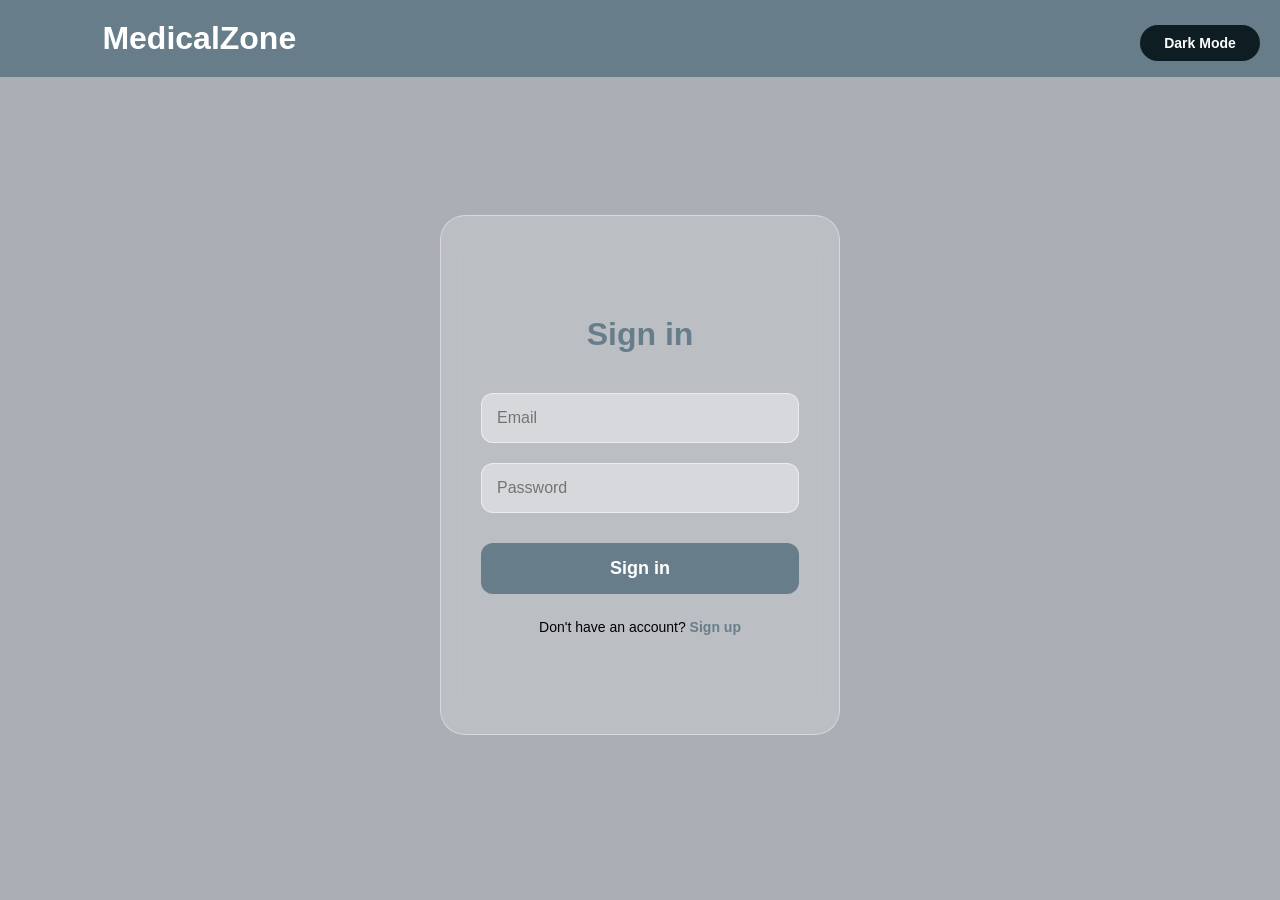
<file: index.html>
<!DOCTYPE html>
<html lang="en">
<head>
    <meta charset="UTF-8">
    <meta name="viewport" content="width=device-width, initial-scale=1.0">
    <title>Hospital System</title>
    <link rel="stylesheet" href="style.css">
   
</head>
<body>
    <button id="btn" class="mode-btn">Dark Mode</button>
    <header>
        <div class="logo">MedicalZone</div>
     </header>
   
    <main>
        <div class="main-container">
            <form class="box" id="log-in" onsubmit="Login(event)">
                <h2>Sign in</h2>
                <input type="email" id="login-mail" placeholder="Email">
                <input type="password" id="login-Pass" placeholder="Password" >
                <button type="submit">Sign in</button>
                <div class="link">
                    Don't have an account? <a onclick="change()">Sign up</a>
                </div>
            </form>

            <form class="box" id="sign-up" onsubmit="Signup(event)">
                <h2>Sign up</h2>
                <input type="text" id="user-name" placeholder="Full Name">
                <input type="email" id="user-mail" placeholder="Email">
                <input type="password" id="user-Pass" placeholder="Password" >
                <button type="submit">Sign up</button>
                <div class="link">
                    Already have an account? <a onclick="change()">Sign in</a>
                </div>
            </form>
        </div>
    </main>
    <script src="main.js"></script>
    <script src="script.js"></script>
   
</body>
</html>
</file>
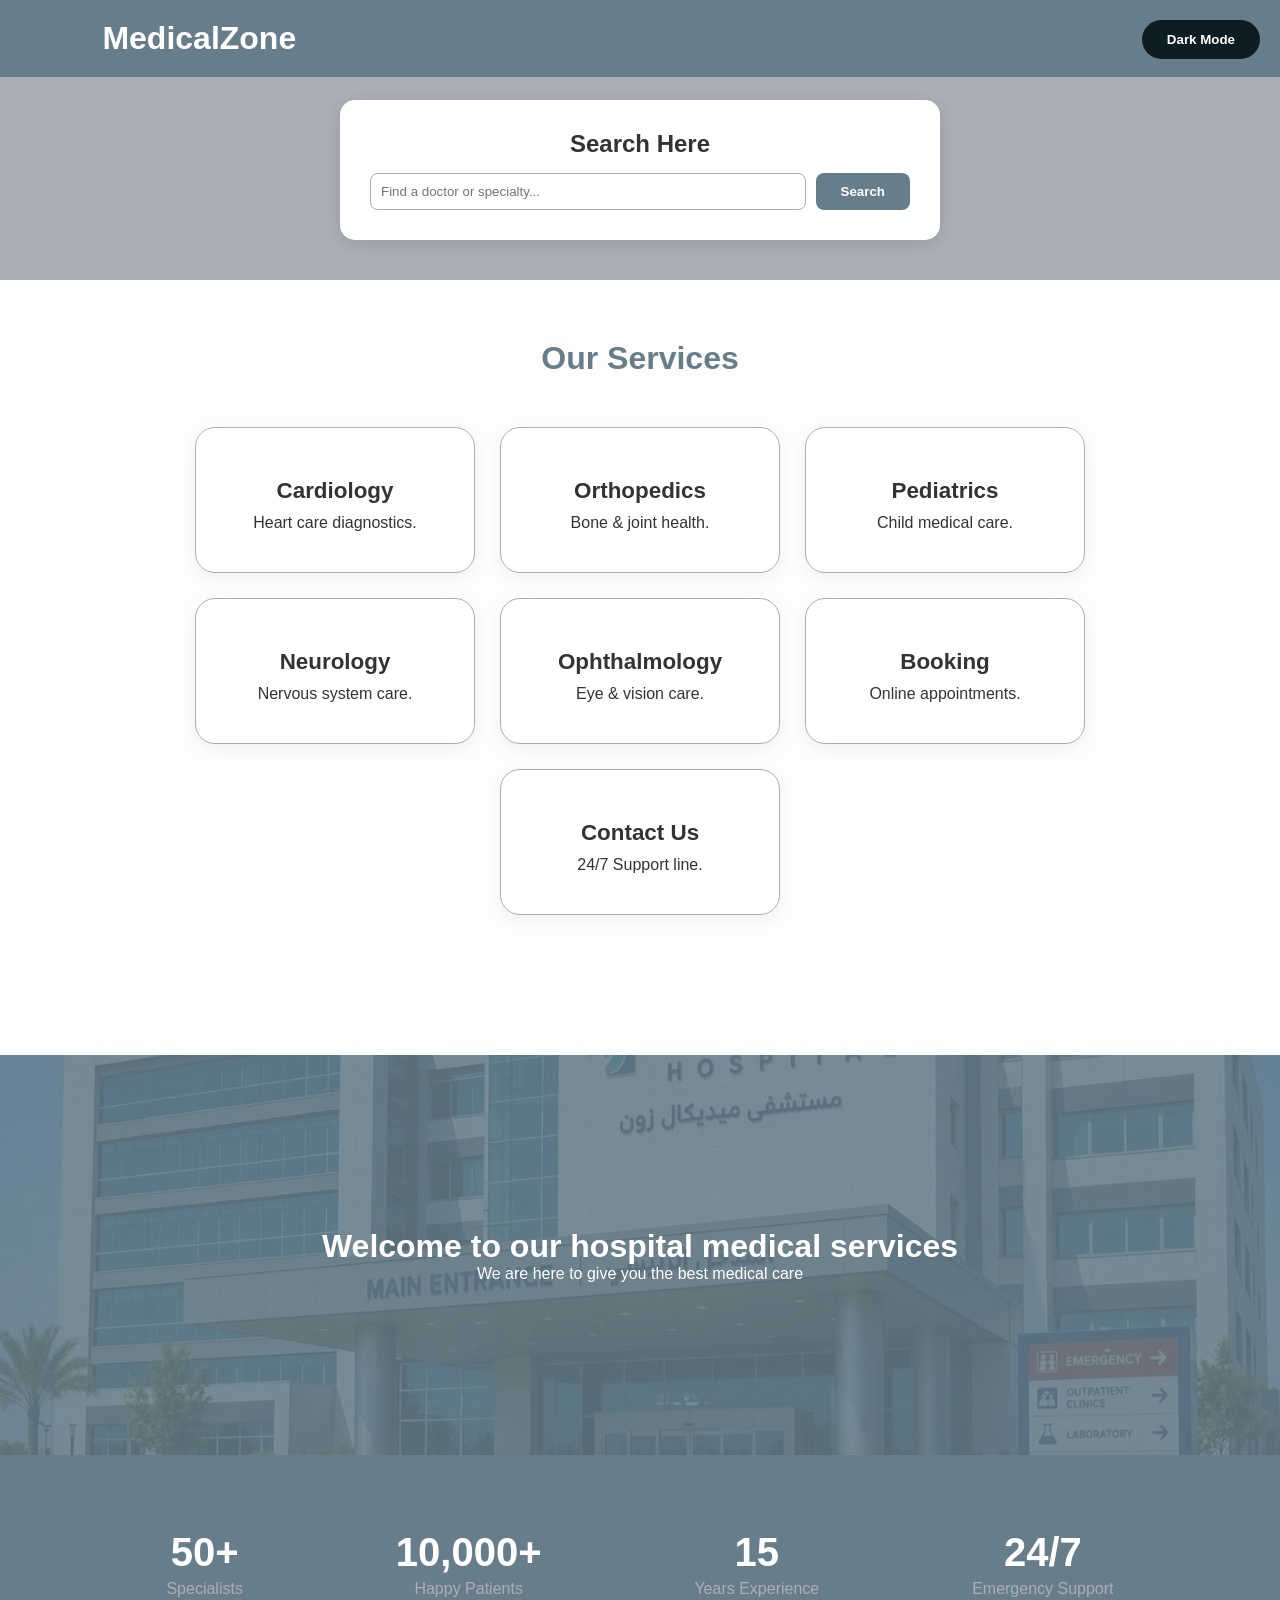
<file: home.html>
<!DOCTYPE html>
<html lang="en">
<head>
    <meta charset="UTF-8">
    <meta name="viewport" content="width=device-width, initial-scale=1.0">
    <title>MedCare Hospital</title>
    <link rel="stylesheet" href="style2.css">
  
</head>
<body>
    <header>
        <div class="logo">MedicalZone</div>
     </header>
   
    <button id="btn" class="mode-btn">Dark Mode</button>
    <section class="find-doctor">
        <div class="box">
            <h2>Search Here</h2>
            <div class="search-bar">
                <div class="search-input">
                    <input type="text" id="doctorSearch" placeholder="Find a doctor or specialty...">
                </div>
                <button class="btn-search" onclick="searchDoctor()">Search</button>
            </div>
        </div>
    </section>

    <section class="services">
        <h2 class="title">Our Services</h2>
        <div class="boxes">
            <a href="cardiology.html" class="item">
                <h3>Cardiology</h3>
                <p>Heart care diagnostics.</p>
            </a>
            <a href="orthopedics.html" class="item">
                <h3>Orthopedics</h3>
                <p>Bone & joint health.</p>
            </a>
            <a href="pediatrics.html" class="item">          
                <h3>Pediatrics</h3>
                <p>Child medical care.</p>
            </a>
            <a href="neurology.html" class="item">
                <h3>Neurology</h3>
                <p>Nervous system care.</p>
            </a>
            <a href="ophthalmology.html" class="item">
                <h3>Ophthalmology</h3>
                <p>Eye & vision care.</p>
            </a>
            <a href="booking.html" class="item">
                <h3>Booking</h3>
                <p>Online appointments.</p>
            </a>
            <a href="contact.html" class="item">
                <h3>Contact Us</h3>
                <p>24/7 Support line.</p>
            </a>
        </div>
    </section>

    <header class="top">
        <div class="layer">
            <div class="info">
                <h1>Welcome to our hospital medical services</h1>
                <p>We are here to give you the best medical care</p>
               
            </div>
        </div>
    </header>
    <footer>
    <section class="numbers">
        <div class="container">
            <div class="stat">
            <h3>50+</h3><p>Specialists</p>
            </div>

            <div class="stat">
            <h3>10,000+</h3>
            <p>Happy Patients</p>
            </div>

            <div class="stat">
            <h3>15</h3>
            <p>Years Experience</p>
            </div>

            <div class="stat">
            <h3>24/7</h3>
            <p>Emergency Support</p>
            </div>
        </div>
    </section>
    </footer>
    <script src="script2.js"></script>
    <script src="script.js"></script>
   
</body>
</html>
</file>
<file: style.css>
*{ 
    margin: 0; 
    padding: 0; 
    box-sizing: border-box; 
}

body {
    font-family: 'Segoe UI', Arial,sans-serif;
    background-color: #ABAFB5;
    height: 100vh;
    display: flex;
}

header {
    width: 100%;
    padding: 20px 8%;
    display: flex;
    background-color: #677E8A;
    position: fixed;
    top: 0;
    left: 0;
}

.logo {
    font-size: 32px;
    font-weight: bold;
    color: #FFFFFF;
}

main {
    flex: 1;
    display: flex;
    justify-content: center;
    align-items: center;
}

.main-container {
    position: relative;
    width: 400px;
    height: 520px;
    padding: 10px 30px;
    margin-top: 50px;
    display: flex;
    justify-content: center;
    align-items: center;
    flex-direction: column;
    background: rgba(255, 255, 255, 0.2); 
    backdrop-filter: blur(15px);
    border-radius: 25px;
    border: 1px solid rgba(255, 255, 255, 0.4);
    overflow: hidden;
}

.box {
    position: absolute;
    width: 100%;
    height: 100%;
    padding: 40px ;
    transition: 0.6s ease-in-out;
    display: flex;
    flex-direction: column;
    justify-content: center;
    box-sizing: border-box;
    text-align: center;
}

#log-in { 
    left: 0; 
    opacity: 1; 
}

#sign-up { 
    left: 100%; 
    opacity: 0; 
}

.main-container.active #log-in { 
    left: -100%;
    opacity: 0; 
}

.main-container.active #sign-up { 
    left: 0; 
    opacity: 1; 
}

h2 {
    font-size: 32px;
    font-weight: bold;
    text-align: center; 
    margin-bottom: 40px; 
    color: #677E8A; 
}

input {
    width: 100%;
    padding: 15px ;
    margin-bottom: 20px;
    border-radius: 12px;
    border: 1px solid rgba(255, 255, 255, 0.5);
    background: rgba(255, 255, 255, 0.4);
    font-size: 16px;
    outline: none;
    transition: 0.3s;
}

button {
    width: 100%;
    padding: 15px;
    background: #677E8A;
    color: white;
    font-size: 18px;
    border: none;
    border-radius: 12px;
    margin-top: 10px;
    cursor: pointer;
    font-weight: bold;
    transition: 0.3s;
}

.link { 
    text-align: center; 
    margin-top: 25px; 
    font-size: 14px; 
}

.link a { 
    color: #677E8A; 
    cursor: pointer; 
    font-weight: bold; 
}
.mode-btn {
    position: fixed;
    top: 15px;
    right: 20px;
    width: auto;            
    min-width: 120px;     
    padding: 10px 18px;     
    font-size: 14px;        
    background: #0E1D21;
    color: white;
    border: none;
    border-radius: 50px;    
    cursor: pointer;
    z-index: 1000;
    font-weight: bold;
    display: flex;
    align-items: center;
    justify-content: center;
    gap: 8px;
}

.dark-mode {
    background-color: #0E1D21;
}

.dark-mode header {
    background-color:#122E34;
}

.dark-mode .main-container {
    background: #122E34 ;
    border: 1px solid rgba(255, 255, 255, 0.1);
}

.dark-mode h2, 
.dark-mode .link, 
.dark-mode .link a {
    color: #FFFFFF; 
}

.dark-mode input {
    background:#0E1D21;
    color: white;
    border: 1px solid rgba(255, 255, 255, 0.2);
}
.dark-mode button{
    background-color: #0E1D21;
}

.dark-mode .mode-btn {
    background-color: #0E1D21;
    border: 1px solid #ABAFB5;
}
</file>
<file: style2.css>
* {
    margin: 0; 
    padding: 0;
    box-sizing: border-box;
}

body {
    font-family: 'Segoe UI', Arial, sans-serif;
    margin: 0;
    padding: 0;
    background-color: #fdfdfd;
    color: #333;
    transition: 0.4s;
}
header .logo{
    width: 100%;
    padding: 20px 8%;
    display: flex;
    background-color: #677E8A;
    position: absolute;
    top: 0;
    left: 0;
}
.logo {
    font-size: 32px;
    font-weight: bold;
    color: #FFFFFF;
}
.find-doctor {
    background-color: #ABAFB5; 
    padding: 40px 20px;
    text-align: center;
}
.box{
    background: white;
    padding: 30px;
    border-radius: 15px;
    margin-top:60px;
    display: inline-block;
    width: 90%;
    max-width: 600px;
    box-shadow: 0 4px 15px rgba(0,0,0,0.1);
}
.search-bar {
    display: flex;
    gap: 10px;
    margin-top: 15px;
}
.search-input {
    flex: 2;
    border: 1px solid #ABAFB5;
    padding: 10px;
    border-radius: 8px;
    display: flex;
    align-items: center;
}
.search-input input {
    border: none;
    width: 100%;
    outline: none;
}
.btn-search {
    background-color: #677E8A;
    color: white;
    border: none;
    padding: 10px 25px;
    border-radius: 8px;
    cursor: pointer;
    font-weight: bold;
}
.services{
    padding: 60px 5%;
    text-align: center;
}
.title {
    color: #677E8A;
    margin-bottom: 50px;
    font-size: 2rem;
}
.boxes {
    display: flex;          
    flex-wrap: wrap;        
    justify-content: center; 
    gap: 25px;           
}
.item {
    background: white;
    width: 280px;           
    padding: 40px 20px;
    border: 1px solid #ABAFB5;
    border-radius: 20px;
    transition: 0.3s ease;
    text-decoration: none;  
    color: inherit;
    box-shadow: 0 5px 15px rgba(0,0,0,0.05);
}
.item h3 {
    margin: 10px 0;
    font-size: 1.4rem;
}

.item:hover {
    background-color: #677E8A;
    color: white;
    transform: translateY(-10px);
}
.top {
    height: 400px;
    background: url('img1.jpg') center/cover;
    margin-top: 80px;
}
.layer {
    background: rgba(103, 126, 138, 0.85);
    height: 100%;
    display: flex;
    flex-direction: column;
    justify-content: center;
    align-items: center;
    color: white;
    text-align: center;
}
.numbers {
    background-color: #677E8A;
    padding: 60px 0;
    color: white;
}
.container {
    display: flex;
    justify-content: space-around;
    flex-wrap: wrap;
    max-width: 1100px;
    margin: 0 auto;
}
.stat{
     text-align: center; 
     margin: 15px; 
}
.stat h3 { 
    font-size: 2.5rem; 
    margin: 0; 
}
.stat p { 
    color: #ABAFB5; 
    margin-top: 5px; 
}
.mode-btn {
    position: absolute;
    top: 20px;
    right: 20px;
    padding: 12px 25px;
    background:#0E1D21;
    color: white;
    border: none;
    border-radius: 30px;
    cursor: pointer;
    z-index: 1000;
    font-weight: bold;
}
body.dark-mode {
    background-color: #0E1D21; 
    color: #ABAFB5; 
}
.dark-mode header .logo{
     background-color: #0E1D21;
}
.dark-mode .find-doctor {
    background-color: #122E34; 
}
.dark-mode .box {
    background-color: #0E1D21; 
    border: 1px solid #122E34;
}
.dark-mode .search-input {
    background-color: #0E1D21; 
    border: 1px solid #ABAFB5; 
    border-radius: 8px ;
    display: flex ;
    align-items: center ;
    padding: 5px 15px ;
    height: 45px ; 
    overflow: hidden ; 
}
.dark-mode .search-input input {
    background: transparent ;
    border: none ;           
    outline: none ;         
    box-shadow: none ;       
    color: #ffffff ;         
    width: 100% t;
    height: 100% t;
    padding: 0 10px ;        
    margin: 0 ;
}
.dark-mode .btn-search{
    background-color: #122E34;
}
.dark-mode .item {
    background-color: #122E34; 
    border: 1px solid #0E1D21;
    color: #ffffff;
}
.dark-mode .item:hover {
    background-color: #1c454e; 
    border-color: #ABAFB5;
}
.dark-mode .title {
    color: #ffffff;
}
.dark-mode .numbers {
    background-color:  #091d22; 
    border-top: 3px solid #122E34;
}
.dark-mode .layer{
    background-color: #122E34;
}
.dark-mode .stath3 {
    color: #ffffff;
}
.dark-mode .stat p {
    color: #ABAFB5;
}
.dark-mode .mode-btn {
    background-color: #0E1D21;
    border: 1px solid #ABAFB5;
}
</file>
